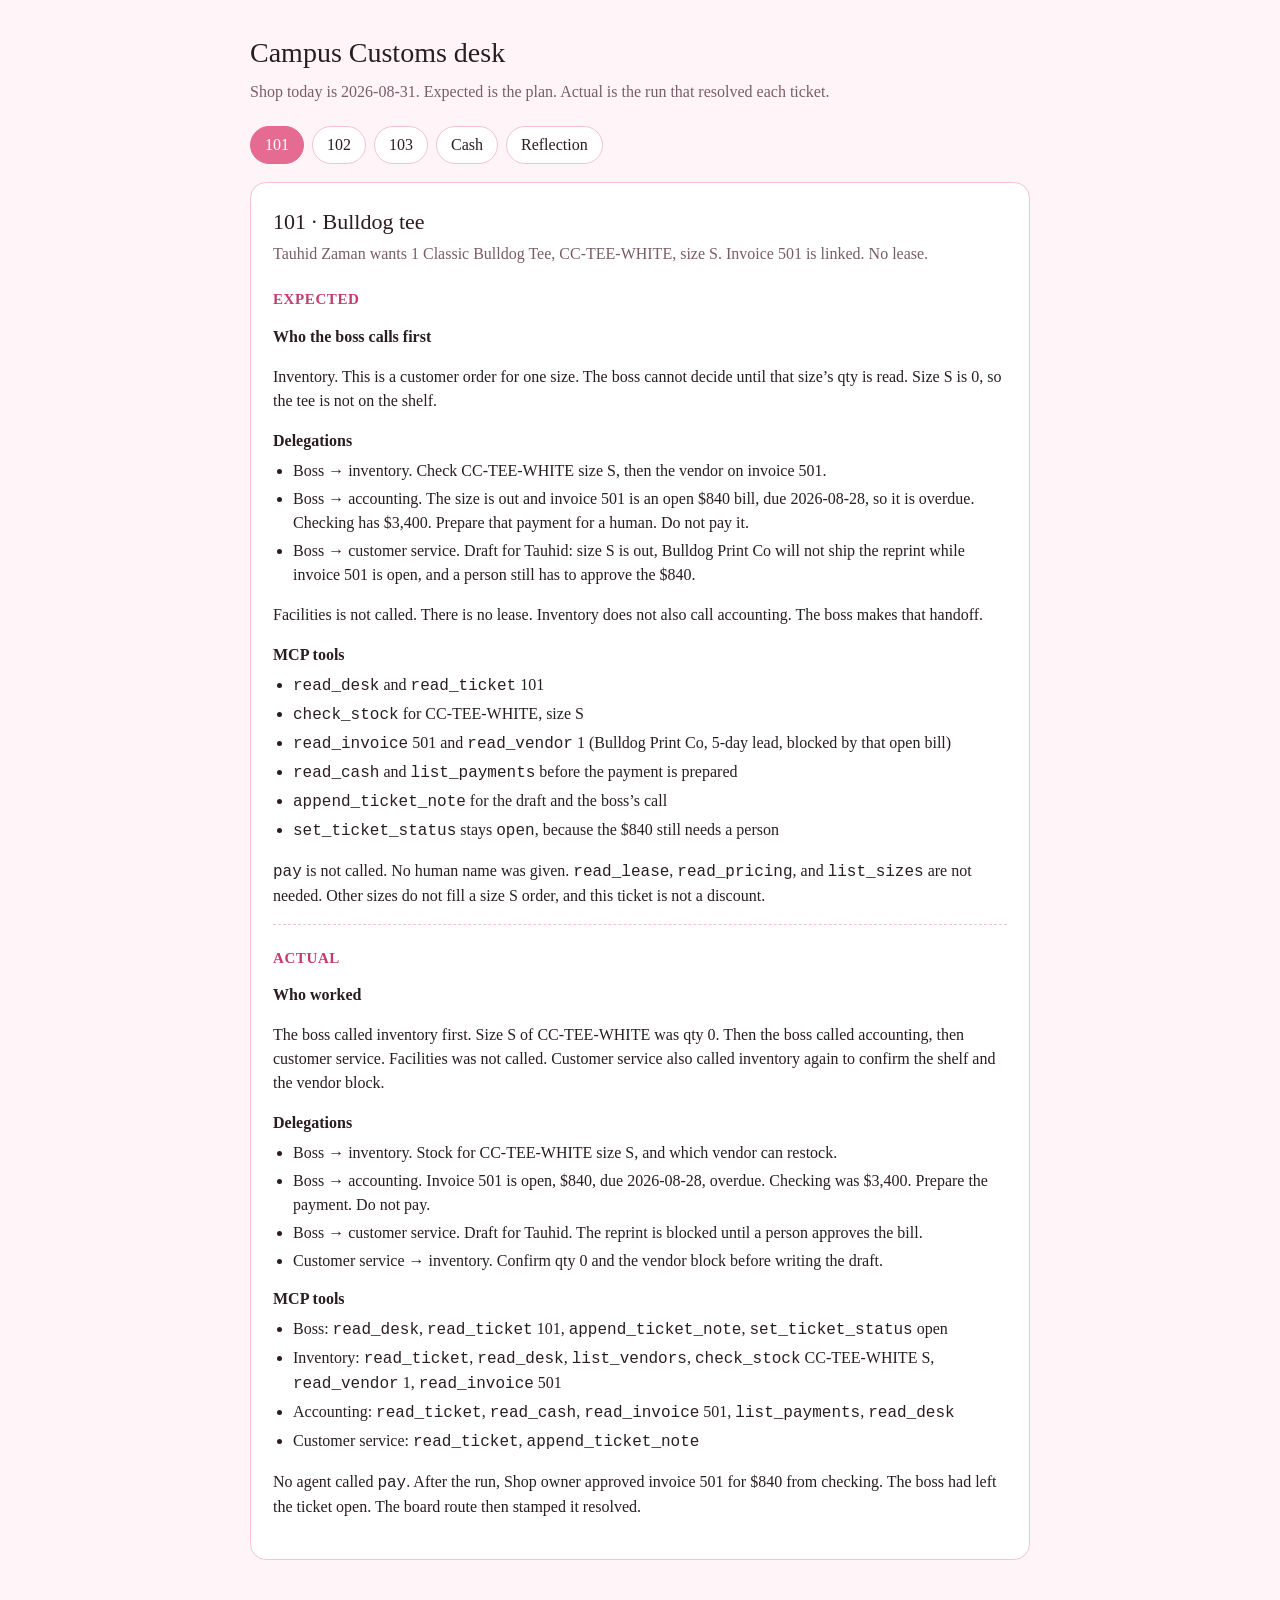
<file: output/desk_tickets.html>
<!DOCTYPE html>
<html lang="en">
<head>
  <meta charset="utf-8">
  <title>Campus Customs desk</title>
  <style>
    :root {
      color-scheme: light;
      --bg: #fff5f8;
      --card: #ffffff;
      --ink: #2a1c22;
      --muted: #7a5c68;
      --line: #f3c3d4;
      --pink: #e56b93;
      --pink-deep: #c43b6e;
    }
    * { box-sizing: border-box; }
    body {
      margin: 0;
      font: 16px/1.5 Georgia, "Iowan Old Style", serif;
      color: var(--ink);
      background: var(--bg);
    }
    main {
      max-width: 820px;
      margin: 0 auto;
      padding: 32px 20px 64px;
    }
    h1 {
      font-size: 28px;
      font-weight: normal;
      margin: 0 0 6px;
    }
    .lede {
      color: var(--muted);
      margin: 0 0 22px;
    }
    nav {
      display: flex;
      flex-wrap: wrap;
      gap: 8px;
      margin-bottom: 18px;
    }
    button {
      font: inherit;
      border: 1px solid var(--line);
      background: var(--card);
      color: var(--ink);
      border-radius: 999px;
      padding: 6px 14px;
      cursor: pointer;
    }
    button[aria-selected="true"] {
      background: var(--pink);
      border-color: var(--pink);
      color: white;
    }
    section[hidden] { display: none; }
    article {
      background: var(--card);
      border: 1px solid var(--line);
      border-radius: 16px;
      padding: 22px 22px 8px;
    }
    h2 {
      font-size: 22px;
      font-weight: normal;
      margin: 0 0 4px;
    }
    .meta { color: var(--muted); margin: 0 0 18px; }
    h3 {
      font-size: 15px;
      letter-spacing: 0.04em;
      text-transform: uppercase;
      color: var(--pink-deep);
      margin: 22px 0 8px;
    }
    h4 { font-size: 16px; margin: 14px 0 4px; }
    ul { margin: 6px 0 14px; padding-left: 20px; }
    li { margin: 4px 0; }
    .later {
      color: var(--muted);
      padding: 28px 8px 36px;
    }
    .actual {
      border-top: 1px dashed var(--line);
      margin-top: 8px;
      padding-bottom: 16px;
    }
    .blank {
      color: var(--muted);
      font-style: italic;
    }
  </style>
</head>
<body>
  <main>
    <h1>Campus Customs desk</h1>
    <p class="lede">Shop today is 2026-08-31. Expected is the plan. Actual is the run that resolved each ticket.</p>
    <nav>
      <button type="button" aria-selected="true" data-tab="t101">101</button>
      <button type="button" aria-selected="false" data-tab="t102">102</button>
      <button type="button" aria-selected="false" data-tab="t103">103</button>
      <button type="button" aria-selected="false" data-tab="cash">Cash</button>
      <button type="button" aria-selected="false" data-tab="reflection">Reflection</button>
    </nav>

    <section id="t101">
      <article>
        <h2>101 · Bulldog tee</h2>
        <p class="meta">Tauhid Zaman wants 1 Classic Bulldog Tee, CC-TEE-WHITE, size S. Invoice 501 is linked. No lease.</p>
        <h3>Expected</h3>
        <h4>Who the boss calls first</h4>
        <p>Inventory. This is a customer order for one size. The boss cannot decide until that size’s qty is read. Size S is 0, so the tee is not on the shelf.</p>
        <h4>Delegations</h4>
        <ul>
          <li>Boss → inventory. Check CC-TEE-WHITE size S, then the vendor on invoice 501.</li>
          <li>Boss → accounting. The size is out and invoice 501 is an open $840 bill, due 2026-08-28, so it is overdue. Checking has $3,400. Prepare that payment for a human. Do not pay it.</li>
          <li>Boss → customer service. Draft for Tauhid: size S is out, Bulldog Print Co will not ship the reprint while invoice 501 is open, and a person still has to approve the $840.</li>
        </ul>
        <p>Facilities is not called. There is no lease. Inventory does not also call accounting. The boss makes that handoff.</p>
        <h4>MCP tools</h4>
        <ul>
          <li><code>read_desk</code> and <code>read_ticket</code> 101</li>
          <li><code>check_stock</code> for CC-TEE-WHITE, size S</li>
          <li><code>read_invoice</code> 501 and <code>read_vendor</code> 1 (Bulldog Print Co, 5-day lead, blocked by that open bill)</li>
          <li><code>read_cash</code> and <code>list_payments</code> before the payment is prepared</li>
          <li><code>append_ticket_note</code> for the draft and the boss’s call</li>
          <li><code>set_ticket_status</code> stays <code>open</code>, because the $840 still needs a person</li>
        </ul>
        <p><code>pay</code> is not called. No human name was given. <code>read_lease</code>, <code>read_pricing</code>, and <code>list_sizes</code> are not needed. Other sizes do not fill a size S order, and this ticket is not a discount.</p>
        <div class="actual">
          <h3>Actual</h3>
          <h4>Who worked</h4>
          <p>The boss called inventory first. Size S of CC-TEE-WHITE was qty 0. Then the boss called accounting, then customer service. Facilities was not called. Customer service also called inventory again to confirm the shelf and the vendor block.</p>
          <h4>Delegations</h4>
          <ul>
            <li>Boss → inventory. Stock for CC-TEE-WHITE size S, and which vendor can restock.</li>
            <li>Boss → accounting. Invoice 501 is open, $840, due 2026-08-28, overdue. Checking was $3,400. Prepare the payment. Do not pay.</li>
            <li>Boss → customer service. Draft for Tauhid. The reprint is blocked until a person approves the bill.</li>
            <li>Customer service → inventory. Confirm qty 0 and the vendor block before writing the draft.</li>
          </ul>
          <h4>MCP tools</h4>
          <ul>
            <li>Boss: <code>read_desk</code>, <code>read_ticket</code> 101, <code>append_ticket_note</code>, <code>set_ticket_status</code> open</li>
            <li>Inventory: <code>read_ticket</code>, <code>read_desk</code>, <code>list_vendors</code>, <code>check_stock</code> CC-TEE-WHITE S, <code>read_vendor</code> 1, <code>read_invoice</code> 501</li>
            <li>Accounting: <code>read_ticket</code>, <code>read_cash</code>, <code>read_invoice</code> 501, <code>list_payments</code>, <code>read_desk</code></li>
            <li>Customer service: <code>read_ticket</code>, <code>append_ticket_note</code></li>
          </ul>
          <p>No agent called <code>pay</code>. After the run, Shop owner approved invoice 501 for $840 from checking. The boss had left the ticket open. The board route then stamped it resolved.</p>
        </div>
      </article>
    </section>

    <section id="t102" hidden>
      <article>
        <h2>102 · Rent due</h2>
        <p class="meta">Elm City Properties. Lease 1, Chapel Street shop. No SKU and no invoice. The note says rent is due in 2 days.</p>
        <h3>Expected</h3>
        <h4>Who the boss calls first</h4>
        <p>Facilities. This is a rent notice pointed at lease 1. The first fact is the lease: $2,400, next due 2026-09-02. Shop today is 2026-08-31, so the rent is not overdue.</p>
        <h4>Delegations</h4>
        <ul>
          <li>Boss → facilities. Read lease 1 and say whether <code>next_due</code> is before shop today.</li>
          <li>Facilities → accounting. Monthly rent is $2,400 and checking has $3,400, so the payment can be prepared. A human still has to approve it. Do not pay.</li>
          <li>Boss → customer service. The landlord asked for a reply, so draft it on the ticket. Do not email Elm City Properties.</li>
        </ul>
        <p>Inventory is not called. Nothing on this ticket is a SKU. The boss does not call accounting directly. Facilities brings that answer back.</p>
        <h4>MCP tools</h4>
        <ul>
          <li><code>read_desk</code> and <code>read_ticket</code> 102</li>
          <li><code>read_lease</code> 1</li>
          <li><code>read_cash</code> and <code>list_payments</code></li>
          <li><code>append_ticket_note</code> for the landlord draft and the boss’s call</li>
          <li><code>set_ticket_status</code> stays <code>open</code>, because the $2,400 still needs a person</li>
        </ul>
        <p><code>pay</code> is not called. <code>check_stock</code>, <code>read_pricing</code>, <code>read_invoice</code>, and <code>read_vendor</code> are not needed.</p>
        <div class="actual">
          <h3>Actual</h3>
          <h4>Who worked</h4>
          <p>The boss called facilities first. Lease 1 is $2,400, next due 2026-09-02, and it was not overdue. Facilities called accounting. The boss also called accounting and customer service. Accounting called facilities back. Customer service called facilities. Facilities tried to call accounting a second time and was stopped, then called customer service to draft the landlord reply. Inventory was not called.</p>
          <h4>Delegations</h4>
          <ul>
            <li>Boss → facilities. Read lease 1 against shop today.</li>
            <li>Facilities → accounting. Can checking cover $2,400? Do not pay.</li>
            <li>Boss → accounting. Same rent question, after facilities had the lease facts.</li>
            <li>Boss → customer service. The landlord note asks for a reply. Draft it on the ticket.</li>
            <li>Accounting → facilities. Confirm monthly rent and next due.</li>
            <li>Customer service → facilities. Confirm the due date before the draft.</li>
            <li>Facilities → customer service. Ask for the landlord draft from the lease facts.</li>
          </ul>
          <h4>MCP tools</h4>
          <ul>
            <li>Boss: <code>read_desk</code>, <code>read_ticket</code> 102, <code>append_ticket_note</code>, <code>set_ticket_status</code> open</li>
            <li>Facilities: <code>read_ticket</code>, <code>read_desk</code>, <code>read_lease</code> 1</li>
            <li>Accounting: <code>read_cash</code>, <code>read_lease</code> 1, <code>read_desk</code>, <code>list_payments</code></li>
            <li>Customer service: <code>read_ticket</code>, <code>read_lease</code> 1, <code>append_ticket_note</code></li>
          </ul>
          <p>Checking was already $2,560 because invoice 501 had been paid. No agent called <code>pay</code>. Shop owner then approved the rent, lease 1, for $2,400. The boss had left the ticket open. The board route stamped it resolved.</p>
        </div>
      </article>
    </section>

    <section id="t103" hidden>
      <article>
        <h2>103 · Bulk hoodie discount</h2>
        <p class="meta">Yale AI Club wants 20 Basic Hoodie Big Yale, CC-HOOD-NAVY, size M, at a bulk discount. No lease and no invoice on the ticket.</p>
        <h3>Expected</h3>
        <h4>Who the boss calls first</h4>
        <p>Inventory. The club asked for 20 in size M. Size M has 8 on hand, so the shop is 12 short. A discount talk starts from that shortfall, not from a made-up percent off.</p>
        <h4>Delegations</h4>
        <ul>
          <li>Boss → inventory. Compare qty 20 with size M, then see which vendor specialty can restock apparel. Bulldog Print Co is the apparel reprint vendor, lead time 5 days, and open invoice 501 blocks them.</li>
          <li>Boss → accounting. Unit cost is $22 and list price is $58. The floor is $22. Do not invent a discount, and do not support a price under cost. No money leaves on this ticket.</li>
          <li>Boss → customer service. Draft for the Yale AI Club: 8 are on hand, not 20; any price stays at or above $22; a restock cannot ship until invoice 501 is paid; a person still has to decide the discount.</li>
        </ul>
        <p>Facilities is not called. Accounting is not asked to pay anything. Inventory does not hand the margin question to accounting. The boss does.</p>
        <h4>MCP tools</h4>
        <ul>
          <li><code>read_desk</code> and <code>read_ticket</code> 103</li>
          <li><code>check_stock</code> for CC-HOOD-NAVY, size M</li>
          <li><code>list_vendors</code> and <code>read_vendor</code> 1, because this ticket has no vendor id and the apparel row has to be matched by specialty</li>
          <li><code>read_pricing</code> for CC-HOOD-NAVY</li>
          <li><code>append_ticket_note</code> for the club draft and the boss’s call</li>
          <li><code>set_ticket_status</code> stays <code>open</code>, because the discount still needs a person and the 20 cannot be filled</li>
        </ul>
        <p><code>pay</code>, <code>read_cash</code>, and <code>read_lease</code> are not needed. The blocking bill is found on the vendor row. <code>read_invoice</code> is not required again.</p>
        <div class="actual">
          <h3>Actual</h3>
          <h4>Who worked</h4>
          <p>The boss called inventory first. Size M of CC-HOOD-NAVY had qty 8, so the shop was 12 short of 20. Then the boss called accounting, then customer service. Facilities was not called. By this point invoice 501 was already paid, so Bulldog Print Co was not blocked and the 5-day lead could be quoted.</p>
          <h4>Delegations</h4>
          <ul>
            <li>Boss → inventory. Shortfall on CC-HOOD-NAVY size M, and which vendor can restock.</li>
            <li>Boss → accounting. Unit cost and list price. The floor is $22. No payment.</li>
            <li>Boss → customer service. Draft for the Yale AI Club: 8 on hand, price stays at or above $22, restock is 5 days and not blocked.</li>
          </ul>
          <h4>MCP tools</h4>
          <ul>
            <li>Boss: <code>read_desk</code>, <code>read_ticket</code> 103, <code>read_pricing</code> CC-HOOD-NAVY, <code>append_ticket_note</code>, <code>set_ticket_status</code> open</li>
            <li>Inventory: <code>read_ticket</code>, <code>read_desk</code>, <code>list_vendors</code>, <code>check_stock</code> CC-HOOD-NAVY M, <code>read_vendor</code> 1</li>
            <li>Accounting: <code>read_cash</code>, <code>read_ticket</code>, <code>read_pricing</code> CC-HOOD-NAVY, <code>read_desk</code>, <code>list_payments</code></li>
            <li>Customer service: <code>read_ticket</code>, <code>append_ticket_note</code></li>
          </ul>
          <p>No payment was prepared and <code>pay</code> was not called. The discount still needs a person, which the draft says. The board route stamped the ticket resolved when the run finished. Checking stayed at $160.</p>
        </div>
      </article>
    </section>

    <section id="cash" hidden>
      <article>
        <h2>Cash</h2>
        <p>Checking only. Shop date on the cash row stays 2026-08-31. These figures match <code>cash_accounts</code> and <code>payments</code> in <code>data/campus_customs_new.db</code>.</p>
        <h3>Starting balance</h3>
        <p>$3,400.00 after the reset, before any ticket ran.</p>
        <h3>Ticket 101</h3>
        <p>The run prepared invoice 501 and did not pay it. Shop owner then approved that invoice payment for $840.00 to Bulldog Print Co. Checking went from $3,400.00 to $2,560.00.</p>
        <h3>Ticket 102</h3>
        <p>The run prepared one month of rent on lease 1 and did not pay it. Checking was already $2,560.00. Shop owner then approved the rent for $2,400.00 to Elm City Properties. Checking went from $2,560.00 to $160.00.</p>
        <h3>Ticket 103</h3>
        <p>No pay and no purchase. The discount was left for a person, and no money left the drawer. Checking stayed $160.00.</p>
        <h3>Ending balance</h3>
        <p>$160.00. That is $3,400.00 − $840.00 − $2,400.00, and it is the <code>checking</code> balance in <code>cash_accounts</code>.</p>
      </article>
    </section>

    <section id="reflection" hidden>
      <article>
        <h2>Reflection</h2>

        <h3>1. How the agents did</h3>
        <h4>Ticket 101</h4>
        <p>The agents got the facts right. Size S of CC-TEE-WHITE is at 0, and invoice 501 is an overdue $840. No agent ever called <code>pay</code>, so checking only dropped from $3,400 to $2,560 once the shop owner approved the payment. What went wrong was after that. Customer service sent inventory back to the shelf a second time for no reason, and then the route marked the ticket resolved even though the note said to leave it open.</p>
        <h4>Ticket 102</h4>
        <p>The lease facts were right. The rent is $2,400, due 2026-09-02, and it isn't overdue as of the shop's today. Accounting read the live drawer, saw $2,560, which still covers the rent, and after the approval checking sat at $160. The weak spot is how many times the work went in circles. The boss, facilities, accounting, and customer service kept passing the same lease around. A second ask to accounting got refused, and two landlord drafts got written. That loop is what blew the token cap on the earlier attempts.</p>
        <h4>Ticket 103</h4>
        <p>This was the cleanest split of the three. Inventory said there were 8 on hand against the 20 the club wanted. Accounting held the price at the $22 unit cost floor and didn't make up a discount. No money moved, so checking stayed at $160. The miss is the resolved stamp. The agent's note says the club still has to name a price, and the route resolved the ticket anyway.</p>

        <h3>2. Plan versus what happened</h3>
        <h4>Ticket 101</h4>
        <p>The main path matched my plan. Inventory went first, then accounting, then customer service. Facilities stayed out, and no agent called <code>pay</code>. Two things weren't in the plan. Inventory got a second lap, and the route resolved the ticket before the $840 approval happened.</p>
        <h4>Ticket 102</h4>
        <p>The first call matched, since facilities went first, and inventory stayed out. My plan said the boss wouldn't call accounting directly, but the boss did. My plan also assumed checking was still $3,400. The run correctly saw $2,560, because the tee bill from 101 had already been paid.</p>
        <h4>Ticket 103</h4>
        <p>The order matched, and so did the $22 floor. My plan said Bulldog Print Co was still blocked by invoice 501, but the run found them unblocked because the $840 had already posted. My plan said to leave the ticket open, and the agent's note said the same thing. The route resolved it anyway, with no approval after.</p>

        <h3>3. What one agent with tools could have done</h3>
        <p>Ticket 102 is the obvious one. It comes down to one lease row and one cash row. A single agent would have gotten the same $2,400 and the same $2,560 coverage without the refused handoff or the second draft. Ticket 101 didn't need <code>check_stock</code> twice. Ticket 103 didn't need <code>read_pricing</code> twice, and it didn't need a cash read at all, since $0 was leaving the drawer. The one piece I'd keep separate is the approve button. Agents still shouldn't call <code>pay</code>, and the cash tab only moves when the two signatures happen.</p>

        <h3>4. New problems this team could handle</h3>
        <p>A request for the blue hats. CC-HAT-BLUE has 40 in stock, so inventory plus a customer reply draft is enough, and checking stays at $160.</p>
        <p>An empty mug shelf plus a bill from Elm City Gifts. CC-MUG-CREST is at 0, and vendor 2 does mugs with a 3-day lead. That's the same pattern as ticket 101: check the shelf, read the vendor, read the invoice, read cash, and prepare the payment without calling <code>pay</code>. After this run the drawer only has $160. If that mug bill were $200, <code>pay</code> would refuse it, the same way it would have refused the $2,400 rent once the balance was already $160.</p>
        <p>A discount on the white tee instead of the hoodie. CC-TEE-WHITE is an $8 unit cost and a $28 list price. Accounting already held a floor on ticket 103, $22 against a $58 list, and didn't invent a percent off. <code>read_pricing</code> works the same way for the tee, and inventory can still check stock by size, which is how ticket 101 showed size S at 0.</p>

        <h3>5. Problems this team could not finish</h3>
        <p>Tauhid still doesn't have a size S tee. Invoice 501 is paid, $840, and ticket 103 showed Bulldog Print Co unblocked with a 5-day lead. Size S of CC-TEE-WHITE is still qty 0. <code>check_stock</code> only reads. I'd add a receive tool, sku and size and qty in, owned by inventory, and it should only run after accounting can point at a paid invoice for that vendor. Paying the $840 unblocks the printer and doesn't put a shirt on the shelf.</p>
        <p>The shop can't take anyone's money. The cash tab only falls: $3,400, then $2,560, then $160. <code>pay</code> subtracts and refuses a negative balance. A tee at the $28 list, or twenty hoodies at the $22 floor, can't be recorded, and checking can't go up. I'd add a sale tool that writes a sale, adds cash, and refuses a unit price under unit cost, which is the floor accounting already used on ticket 103. Accounting would post the money. Inventory would only drop qty when that size is actually there. Size S of the tee would still fail that check.</p>
        <p>The landlord draft and the lease date are stuck. Ticket 102's reply is sitting in the ticket notes. Nothing was sent to Elm City Properties. <code>next_due</code> is still 2026-09-02 after $2,400 left on shop date 2026-08-31, so next month the same notice would look unpaid. I'd add two tools. Customer service would get a send tool that copies a draft to an outbox only after a person approves the wording, the same kind of signature the shop owner already gave the two payments. Facilities would get a tool that moves <code>next_due</code> forward one month only when <code>payments</code> already has a rent row for that lease. Payment id 2 is that row. Without that check, facilities could move the date on rent that never left the drawer.</p>
      </article>
    </section>
  </main>
  <script>
    const buttons = document.querySelectorAll("nav button");
    const panels = document.querySelectorAll("main > section");
    buttons.forEach((button) => {
      button.addEventListener("click", () => {
        const id = button.getAttribute("data-tab");
        buttons.forEach((item) => item.setAttribute("aria-selected", item === button ? "true" : "false"));
        panels.forEach((panel) => { panel.hidden = panel.id !== id; });
      });
    });
  </script>
</body>
</html>
</file>
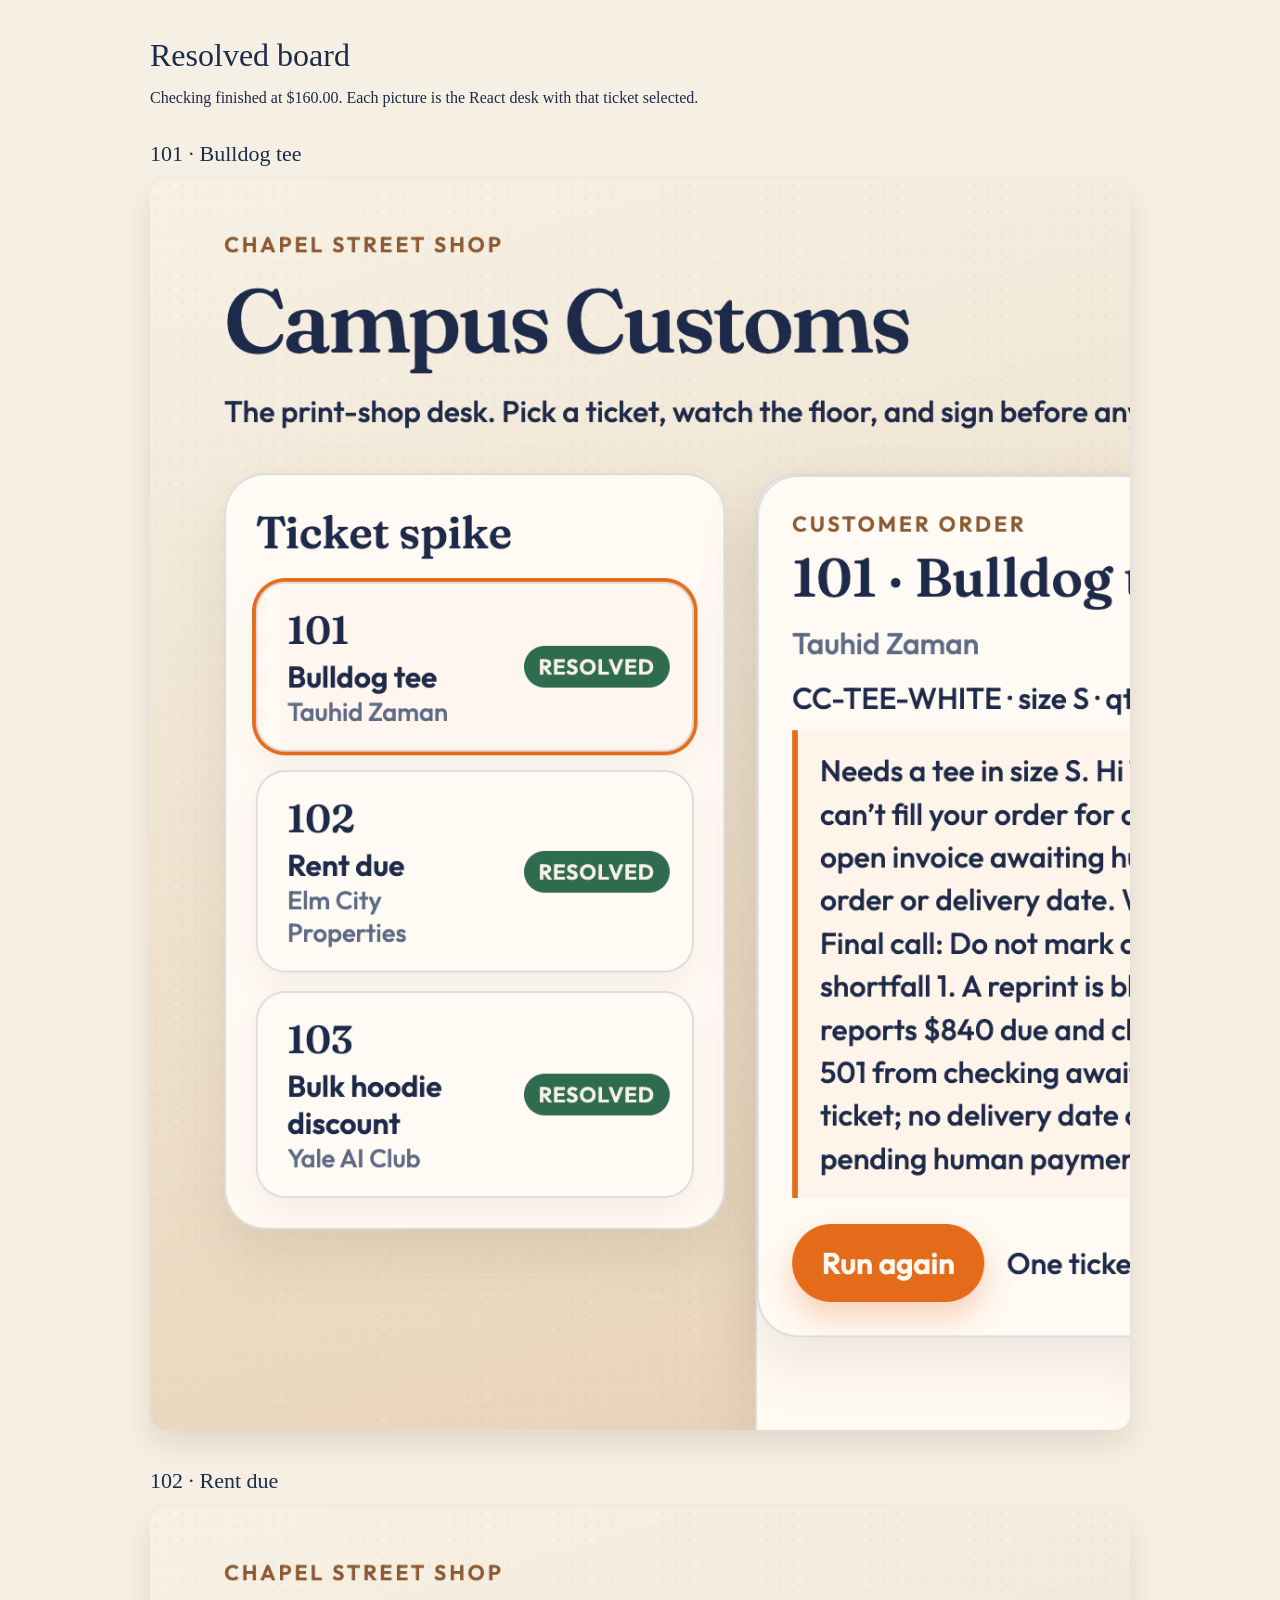
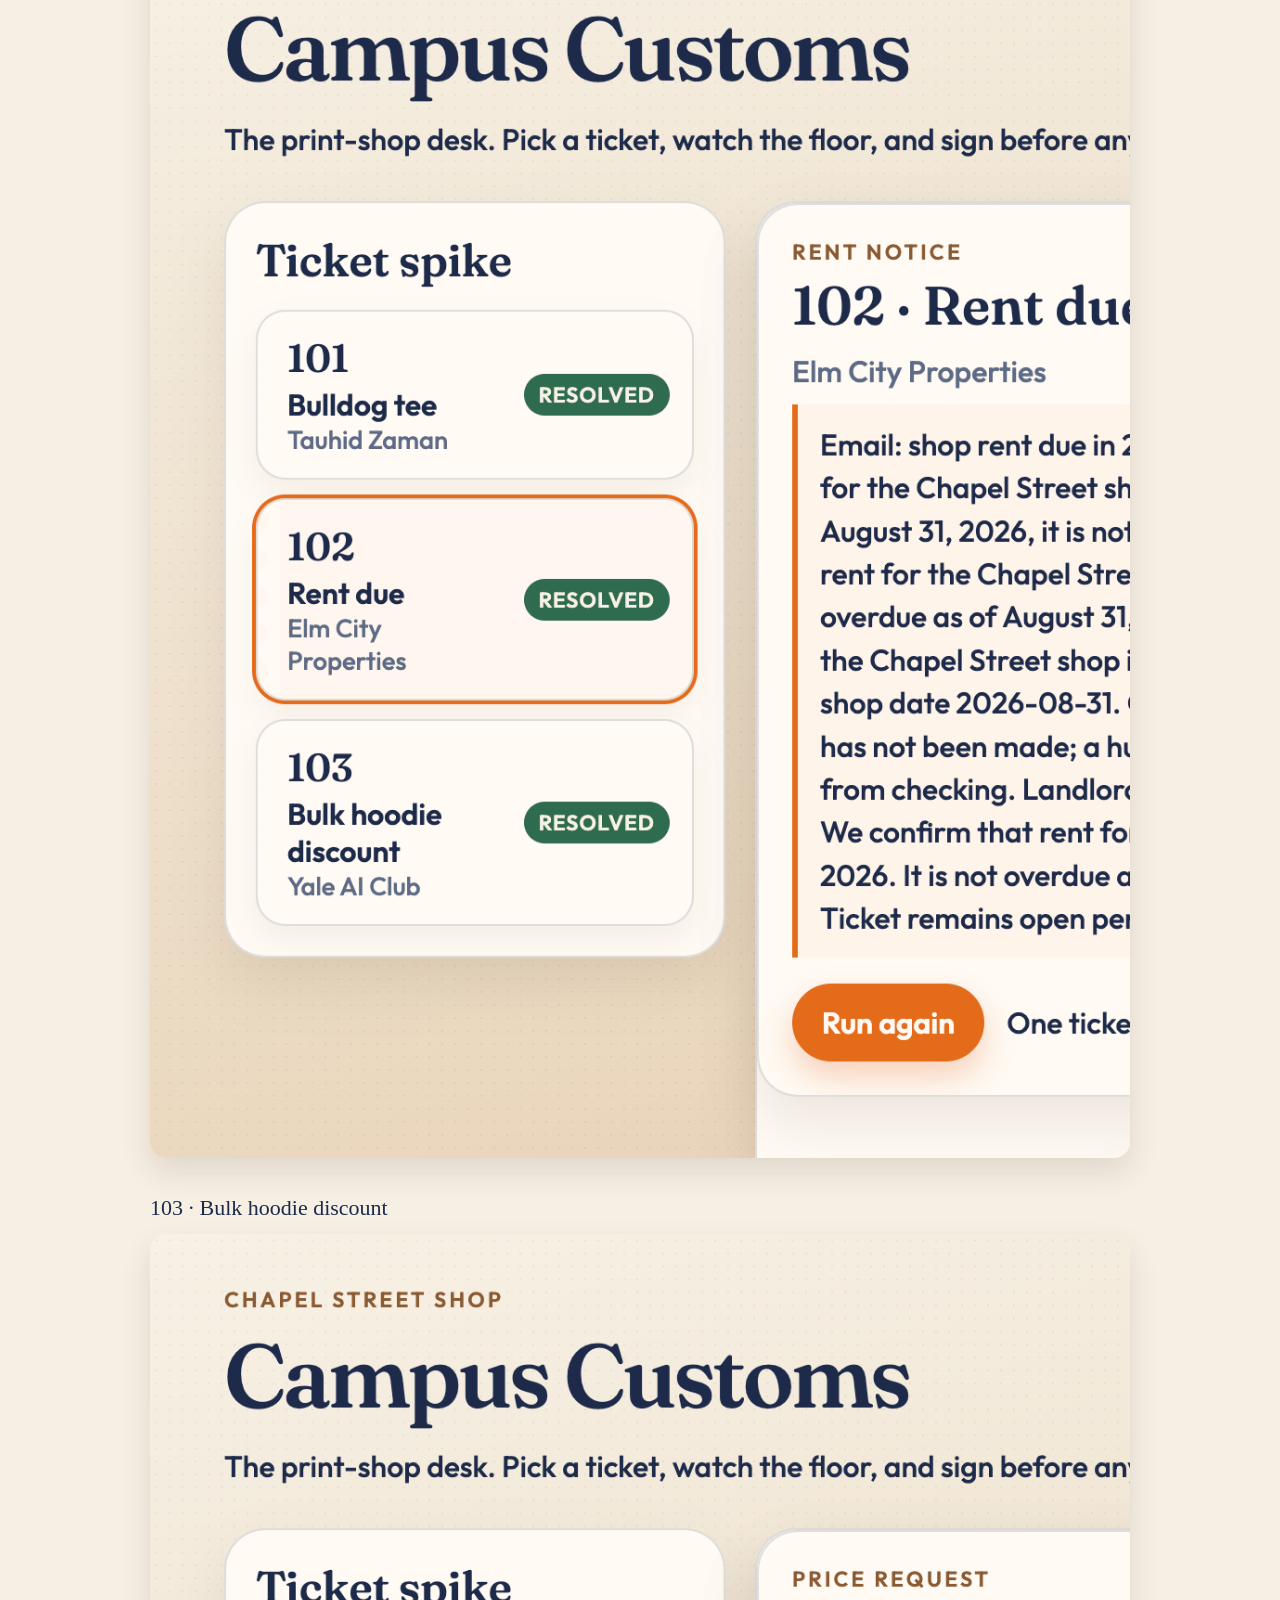
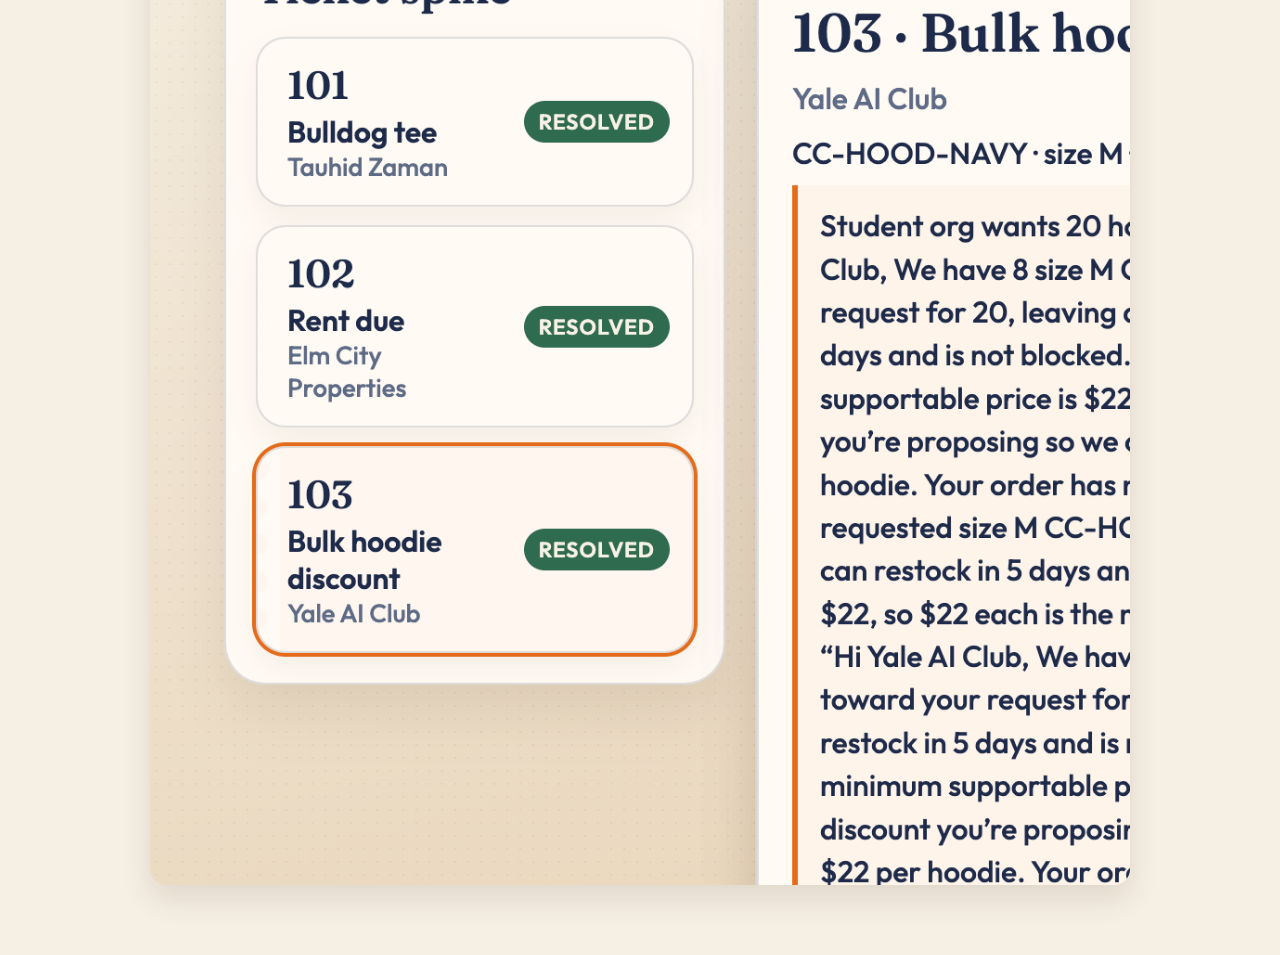
<file: output/resolved_board.html>
<!DOCTYPE html>
<html lang="en">
<head>
  <meta charset="utf-8">
  <title>Campus Customs resolved board</title>
  <style>
    :root { color-scheme: light; }
    body {
      margin: 0;
      font: 16px/1.45 Georgia, "Iowan Old Style", serif;
      color: #1c2b4a;
      background: #f6efe4;
    }
    main { max-width: 980px; margin: 0 auto; padding: 32px 20px 64px; }
    h1 { font-weight: normal; font-size: 32px; margin: 0 0 8px; }
    p { margin: 0 0 28px; }
    h2 { font-weight: normal; font-size: 22px; margin: 28px 0 10px; }
    img {
      width: 100%;
      border-radius: 16px;
      box-shadow: 0 14px 30px rgba(72, 46, 22, 0.12);
    }
  </style>
</head>
<body>
  <main>
    <h1>Resolved board</h1>
    <p>Checking finished at $160.00. Each picture is the React desk with that ticket selected.</p>
    <h2>101 · Bulldog tee</h2>
    <img src="board-101.png" alt="React desk with ticket 101 resolved">
    <h2>102 · Rent due</h2>
    <img src="board-102.png" alt="React desk with ticket 102 resolved">
    <h2>103 · Bulk hoodie discount</h2>
    <img src="board-103.png" alt="React desk with ticket 103 resolved">
  </main>
</body>
</html>
</file>
